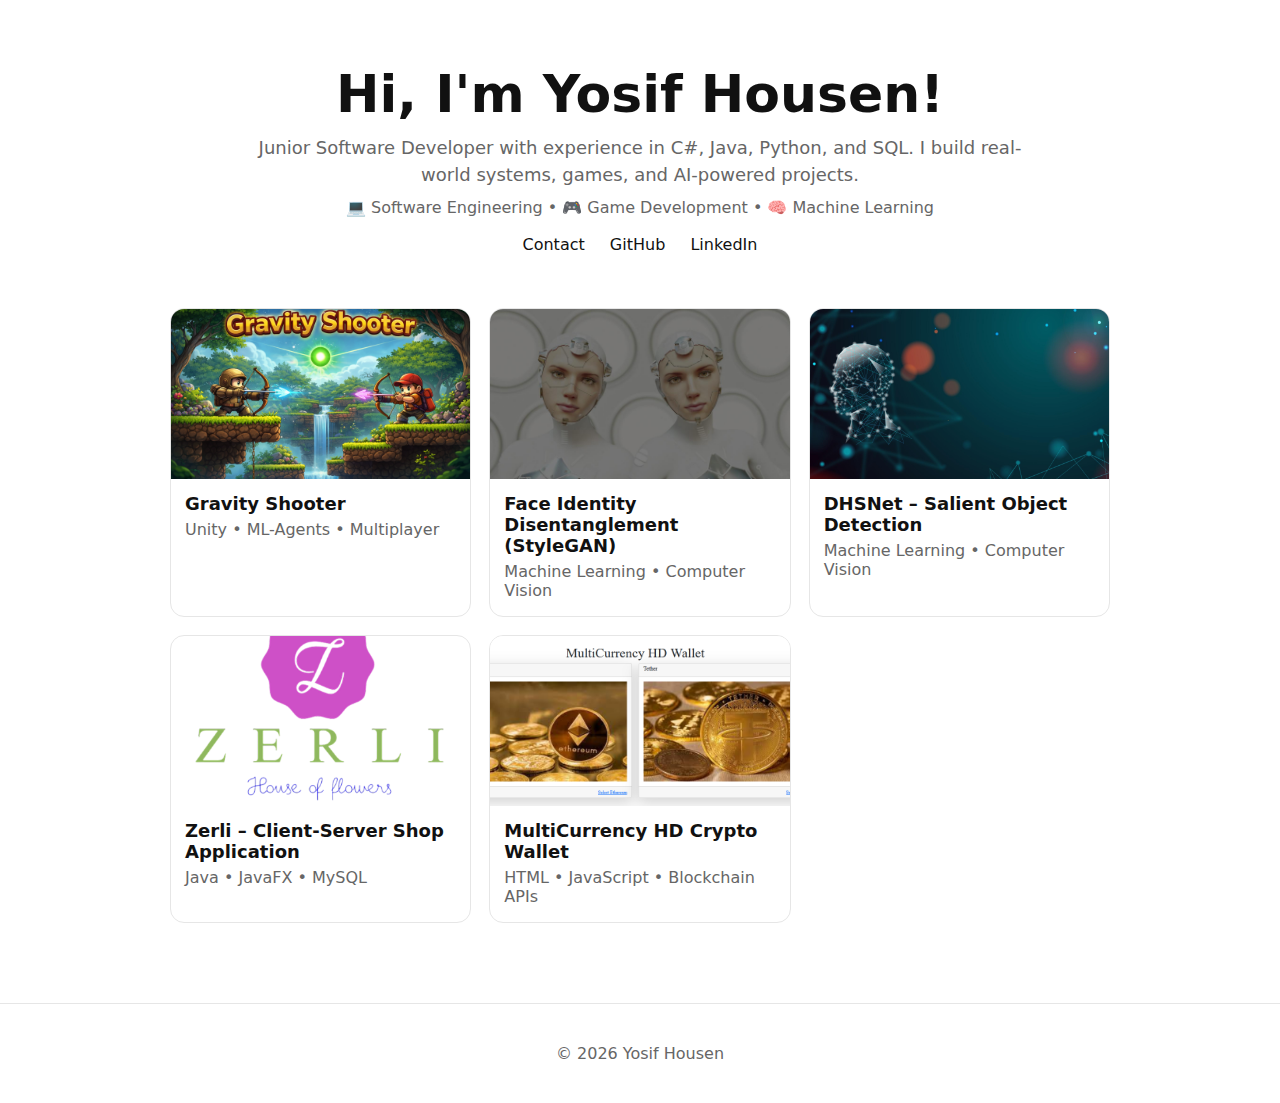
<file: index.html>
<!doctype html>
<html lang="en">
<head>
  <meta charset="utf-8" />
  <meta name="viewport" content="width=device-width,initial-scale=1" />
  <title>Yosif Housen | Portfolio</title>
  <link rel="stylesheet" href="assets/css/style.css" />
</head>
<body>
  <header class="hero">
    <h1>Hi, I'm Yosif Housen!</h1>
    <p class="subtitle">
      Junior Software Developer with experience in C#, Java, Python, and SQL.
      I build real-world systems, games, and AI-powered projects.
    </p>
    <p class="tags">💻 Software Engineering • 🎮 Game Development • 🧠 Machine Learning</p>
    <nav class="links">
      <a href="contact.html">Contact</a>
      <a href="https://github.com/yosifhousen" target="_blank" rel="noreferrer">GitHub</a>
      <a href="https://www.linkedin.com/" target="_blank" rel="noreferrer">LinkedIn</a>
    </nav>
  </header>

  <main class="grid">
    <a class="card" href="projects/gravity-shooter.html">
      <img src="assets/img/gravity-shooter-cover.png" alt="Gravity Shooter cover" />
      <div class="card-text">
        <h2>Gravity Shooter</h2>
        <p>Unity • ML-Agents • Multiplayer</p>
      </div>
    </a>
<a class="card" href="projects/stylegan-disentanglement.html">
  <img src="assets/img/stylegan-cover.png" alt="StyleGAN project cover" />
  <div class="card-text">
    <h2>Face Identity Disentanglement (StyleGAN)</h2>
    <p>Machine Learning • Computer Vision</p>
  </div>
</a>
<a class="card" href="projects/dhsnet.html">
  <img src="assets/img/dhsnet-cover.png" alt="DHSNet cover" />
  <div class="card-text">
    <h2>DHSNet – Salient Object Detection</h2>
    <p>Machine Learning • Computer Vision</p>
  </div>
</a>
<a class="card" href="projects/zerli.html">
  <img src="assets/img/zerli-cover.png" alt="Zerli cover" />
  <div class="card-text">
    <h2>Zerli – Client-Server Shop Application</h2>
    <p>Java • JavaFX • MySQL</p>
  </div>
</a>
<a class="card" href="projects/wallet.html">
  <img src="assets/img/wallet-hero.png" alt="MultiCurrency HD Crypto Wallet cover" />
  <div class="card-text">
    <h2>MultiCurrency HD Crypto Wallet</h2>
    <p>HTML • JavaScript • Blockchain APIs</p>
  </div>
</a>





    <!-- Add more cards like this -->
  </main>

  <footer class="footer">
    <p>© <span id="y"></span> Yosif Housen</p>
  </footer>

  <script>
    document.getElementById("y").textContent = new Date().getFullYear();
  </script>
</body>
</html>
</file>
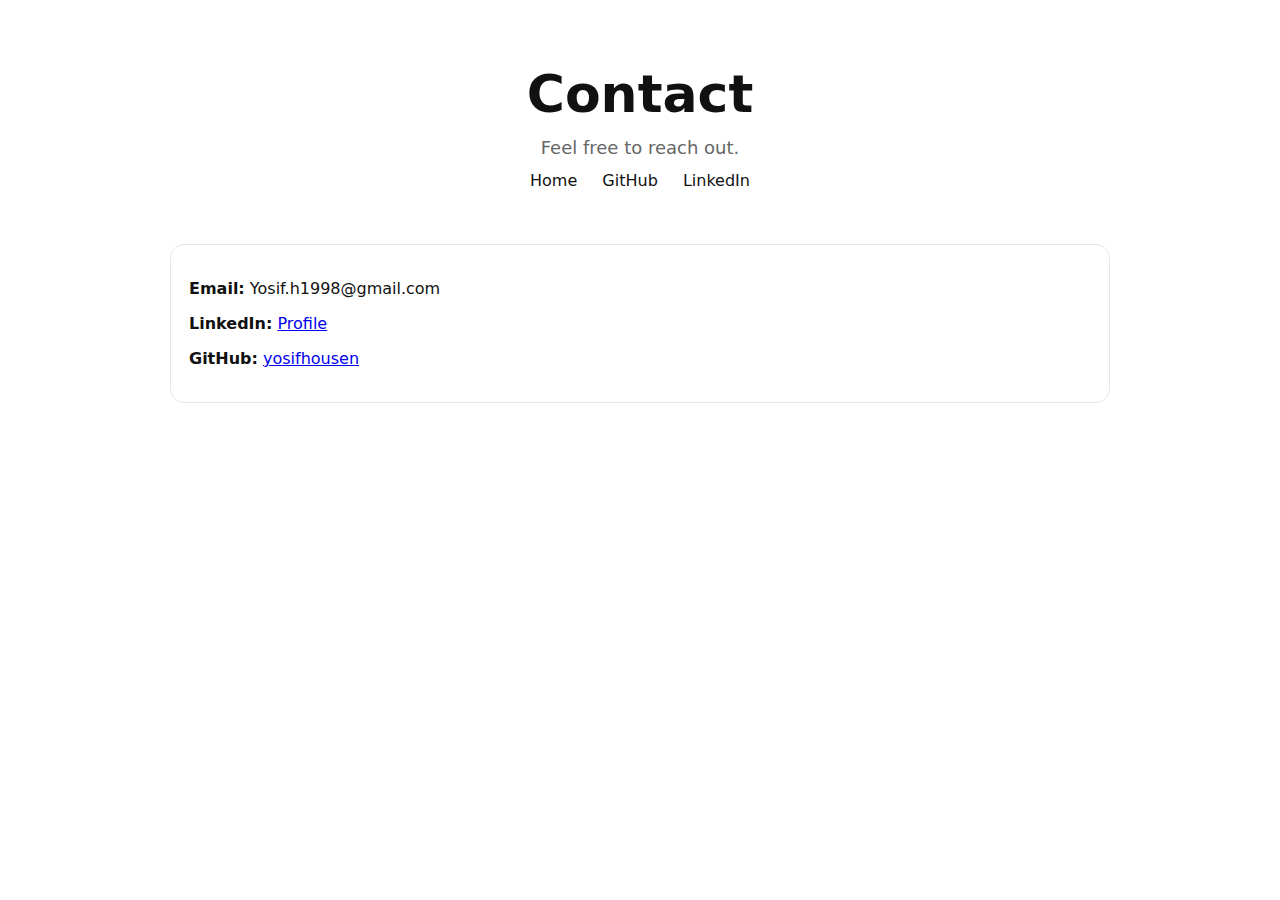
<file: contact.html>
<!doctype html>
<html lang="en">
<head>
  <meta charset="utf-8" />
  <meta name="viewport" content="width=device-width,initial-scale=1" />
  <title>Contact | Yosif Housen</title>
  <link rel="stylesheet" href="assets/css/style.css" />
</head>
<body>
  <header class="hero">
    <h1>Contact</h1>
    <p class="subtitle">Feel free to reach out.</p>
    <nav class="links">
      <a href="index.html">Home</a>
      <a href="https://github.com/yosifhousen" target="_blank" rel="noreferrer">GitHub</a>
      <a href="https://www.linkedin.com/in/yosif-hosen/" target="_blank" rel="noreferrer">LinkedIn</a>
    </nav>
  </header>

  <main class="grid" style="grid-template-columns: 1fr;">
    <div class="card" style="padding:18px;">
      <p><strong>Email:</strong> Yosif.h1998@gmail.com</p>
      <p><strong>LinkedIn:</strong> <a href="https://www.linkedin.com/in/yosif-hosen/" target="_blank" rel="noreferrer">Profile</a></p>
      <p><strong>GitHub:</strong> <a href="https://github.com/yosifhousen" target="_blank" rel="noreferrer">yosifhousen</a></p>
    </div>
  </main>
</body>
</html>
</file>
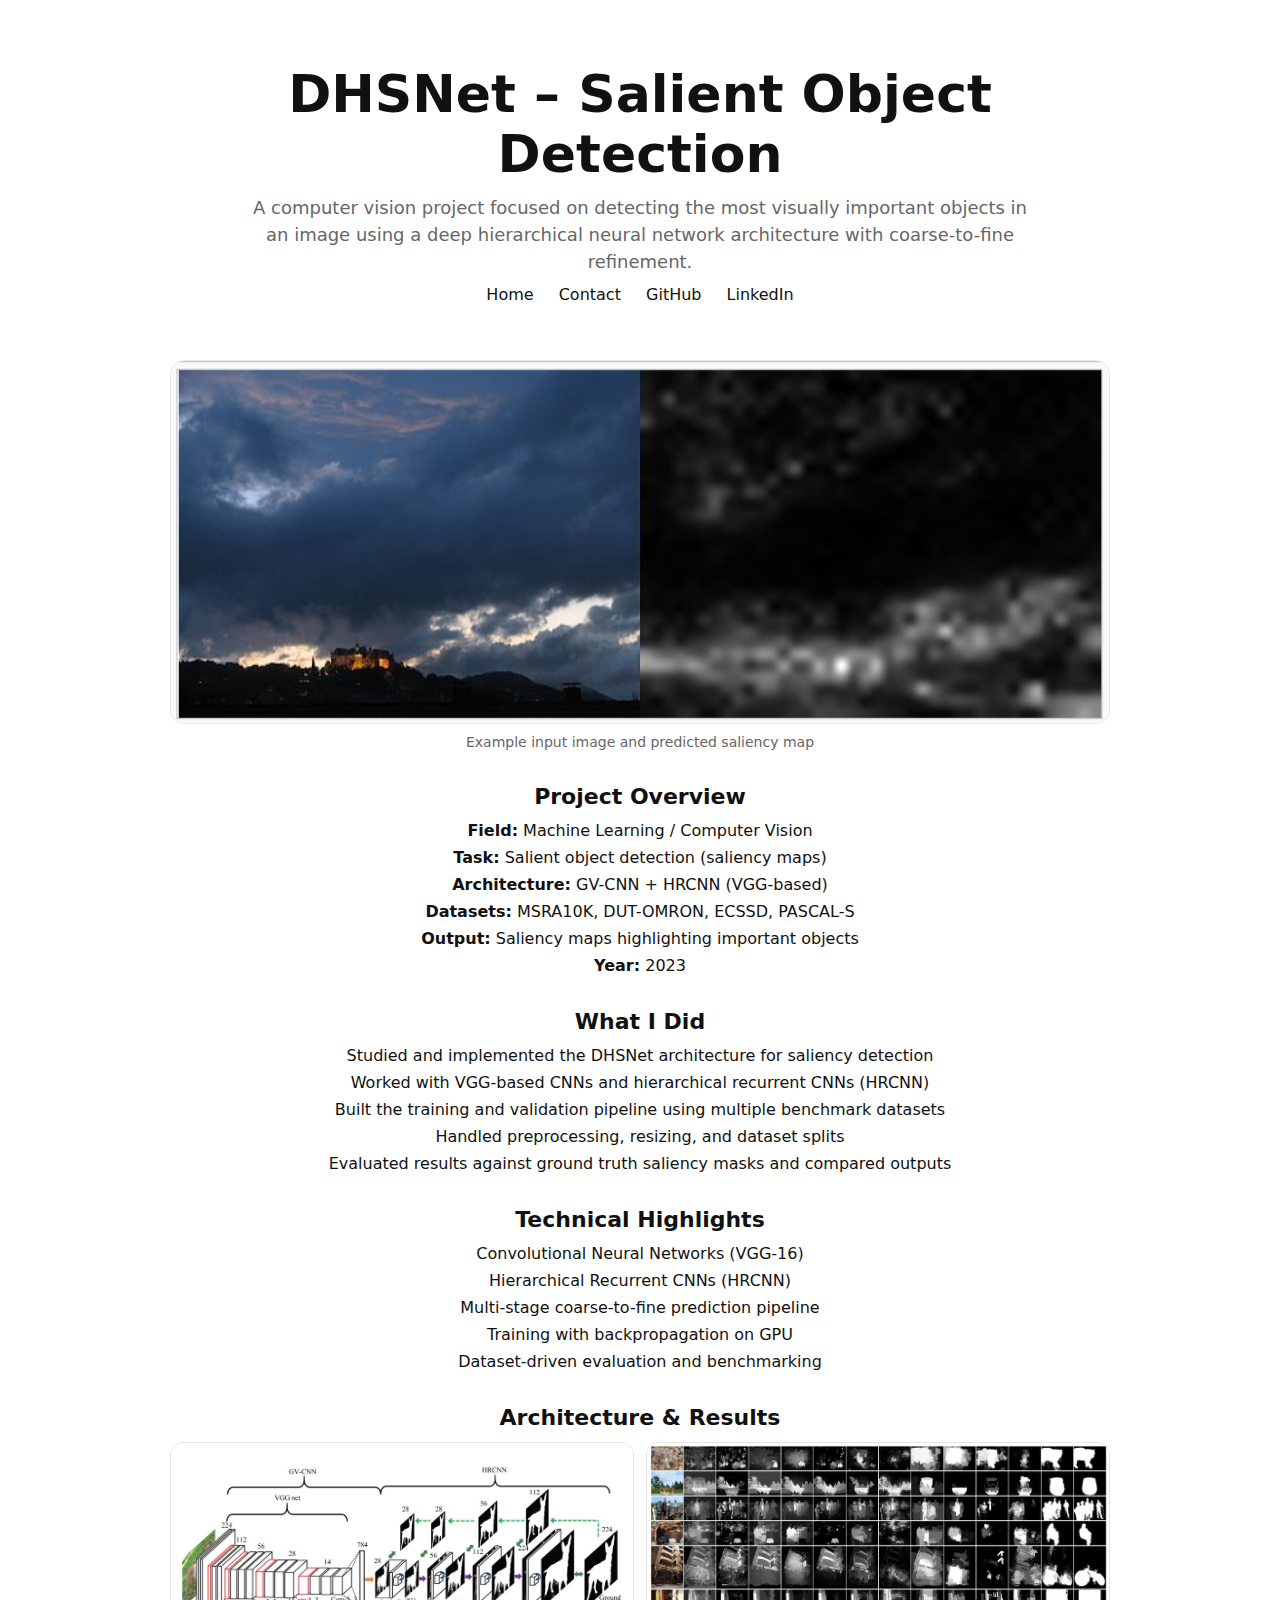
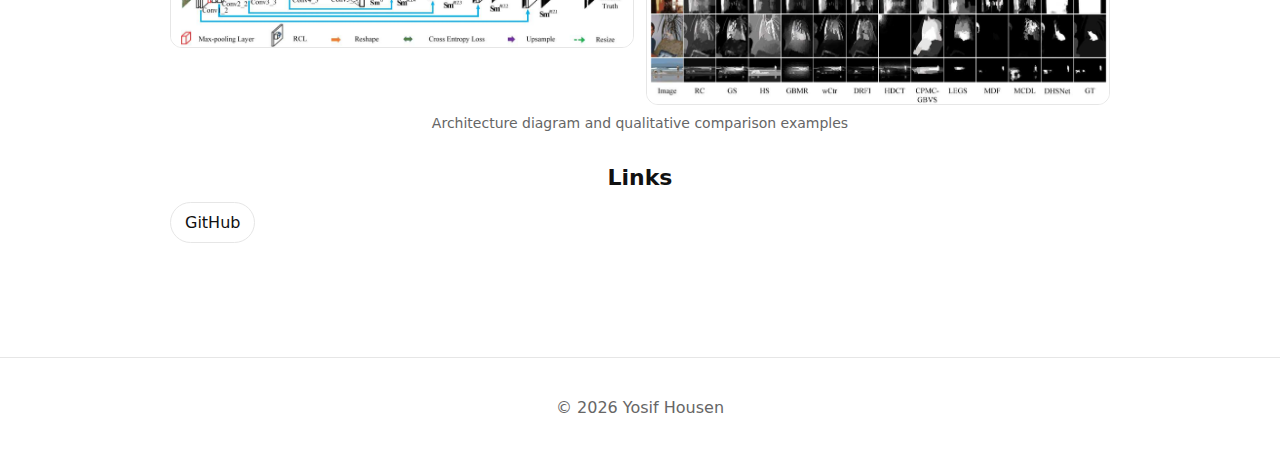
<file: projects/dhsnet.html>
<!doctype html>
<html lang="en">
<head>
  <meta charset="utf-8" />
  <meta name="viewport" content="width=device-width,initial-scale=1" />
  <title>DHSNet – Salient Object Detection | Yosif Housen</title>
  <link rel="stylesheet" href="../assets/css/style.css" />
</head>
<body>

<header class="hero">
  <h1>DHSNet – Salient Object Detection</h1>
  <p class="subtitle">
    A computer vision project focused on detecting the most visually important objects in an image using a deep hierarchical
    neural network architecture with coarse-to-fine refinement.
  </p>

  <nav class="links">
    <a href="../index.html">Home</a>
    <a href="../contact.html">Contact</a>
    <a href="https://github.com/yosifhousen" target="_blank" rel="noreferrer">GitHub</a>
    <a href="https://www.linkedin.com/in/yosif-hosen/" target="_blank" rel="noreferrer">LinkedIn</a>
  </nav>
</header>

<main class="page">

  <!-- HERO IMAGE (like your Adobe: input image + saliency map) -->
<section class="section text-center">
  <img class="hero-img" src="../assets/img/dhsnet-hero-1.png" alt="Input image and saliency map result" />
  <p class="caption">Example input image and predicted saliency map</p>
</section>


  <!-- PROJECT OVERVIEW -->
  <section class="section text-center">
    <h2>Project Overview</h2>
    <ul class="list-clean center">
      <li><strong>Field:</strong> Machine Learning / Computer Vision</li>
      <li><strong>Task:</strong> Salient object detection (saliency maps)</li>
      <li><strong>Architecture:</strong> GV-CNN + HRCNN (VGG-based)</li>
      <li><strong>Datasets:</strong> MSRA10K, DUT-OMRON, ECSSD, PASCAL-S</li>
      <li><strong>Output:</strong> Saliency maps highlighting important objects</li>
      <li><strong>Year:</strong> 2023</li>
    </ul>
  </section>

  <!-- WHAT I DID -->
  <section class="section text-center">
    <h2>What I Did</h2>
    <ul class="list-clean center">
      <li>Studied and implemented the DHSNet architecture for saliency detection</li>
      <li>Worked with VGG-based CNNs and hierarchical recurrent CNNs (HRCNN)</li>
      <li>Built the training and validation pipeline using multiple benchmark datasets</li>
      <li>Handled preprocessing, resizing, and dataset splits</li>
      <li>Evaluated results against ground truth saliency masks and compared outputs</li>
    </ul>
  </section>

  <!-- TECHNICAL HIGHLIGHTS -->
  <section class="section text-center">
    <h2>Technical Highlights</h2>
    <ul class="list-clean center">
      <li>Convolutional Neural Networks (VGG-16)</li>
      <li>Hierarchical Recurrent CNNs (HRCNN)</li>
      <li>Multi-stage coarse-to-fine prediction pipeline</li>
      <li>Training with backpropagation on GPU</li>
      <li>Dataset-driven evaluation and benchmarking</li>
    </ul>
  </section>

  <!-- VISUALS -->
  <section class="section text-center">
    <h2>Architecture & Results</h2>
    <div class="gallery two">
      <img src="../assets/img/dhsnet-1.png" alt="DHSNet architecture diagram" />
      <img src="../assets/img/dhsnet-2.png" alt="Qualitative comparison results grid" />
    </div>
    <p class="caption">Architecture diagram and qualitative comparison examples</p>
  </section>

  <!-- LINKS (optional for now) -->
  <section class="section text-center">
    <h2>Links</h2>
    <div class="buttons">
      <!-- Put a repo link here if you have it, otherwise remove this section -->
      <a class="btn" href="https://github.com/yosifhousen" target="_blank" rel="noreferrer">GitHub</a>
    </div>
  </section>

</main>

<footer class="footer">
  <p>© <span id="y"></span> Yosif Housen</p>
</footer>

<script>
  document.getElementById("y").textContent = new Date().getFullYear();
</script>
<!-- Lightbox -->
<div id="lightbox" class="lightbox" aria-hidden="true">
  <button class="lightbox-close" type="button" aria-label="Close (Esc)">×</button>
  <img id="lightbox-img" alt="" />
</div>

<script src="../assets/js/lightbox.js"></script>

</body>
</html>
</file>
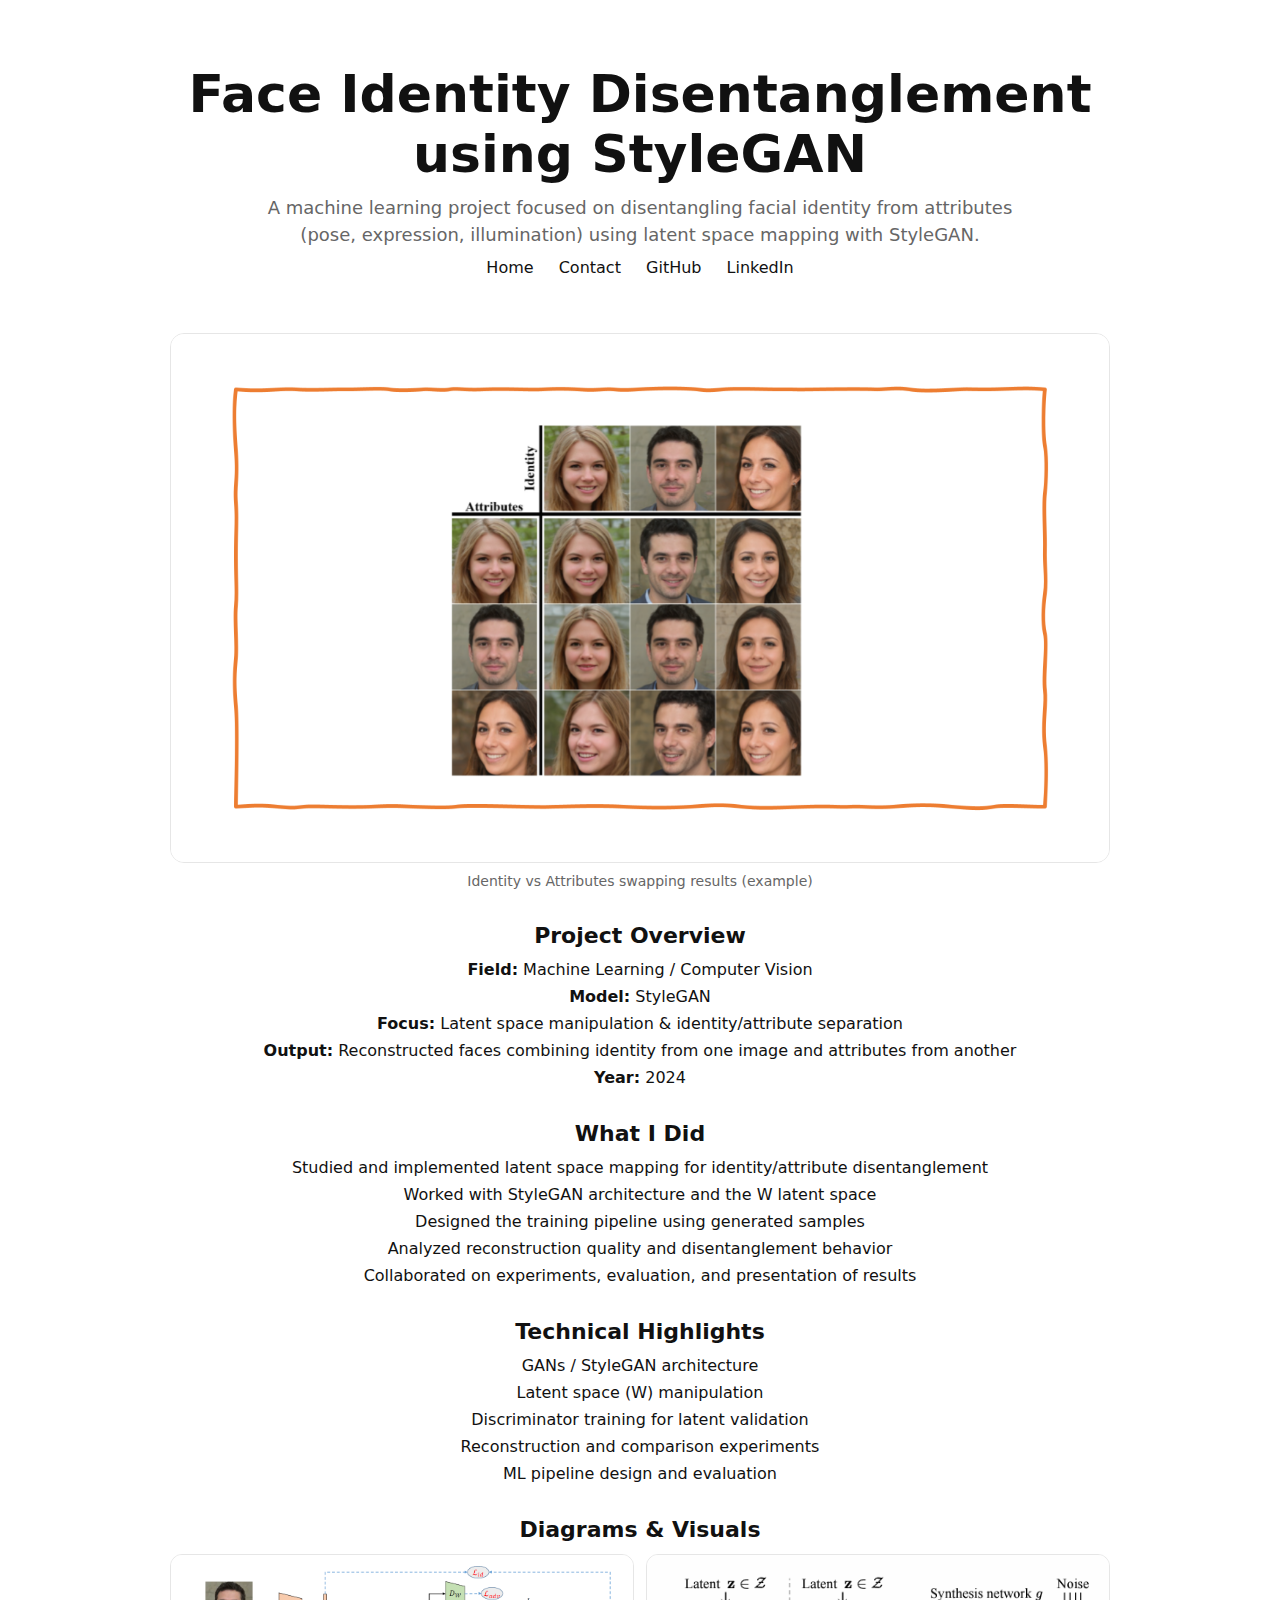
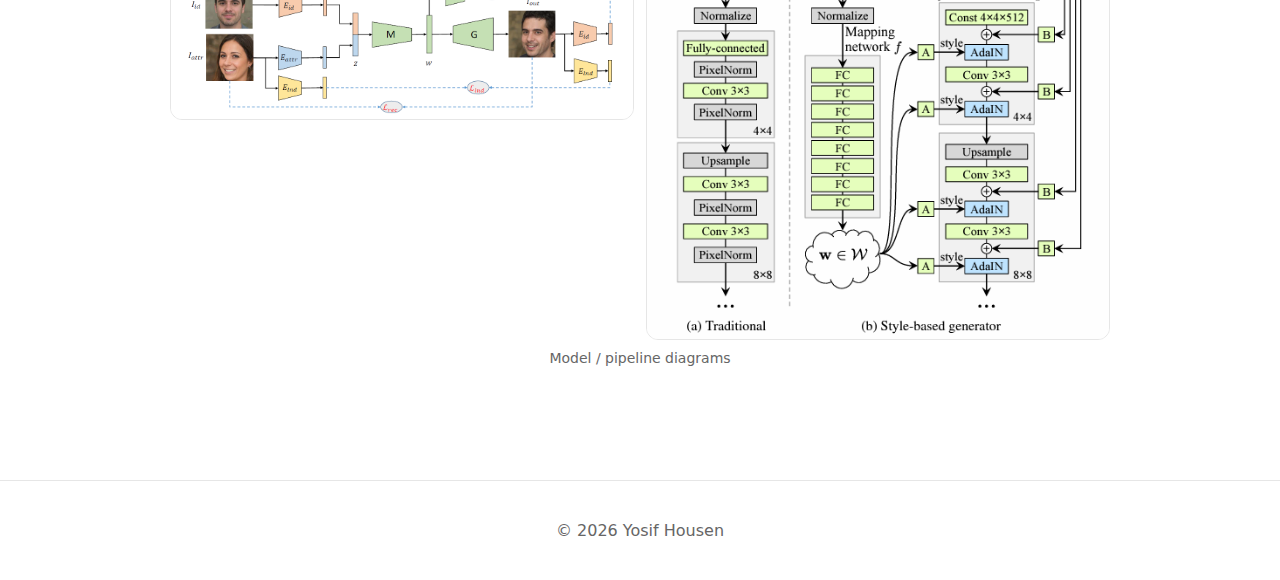
<file: projects/stylegan-disentanglement.html>
<!doctype html>
<html lang="en">
<head>
  <meta charset="utf-8" />
  <meta name="viewport" content="width=device-width,initial-scale=1" />
  <title>Face Identity Disentanglement (StyleGAN) | Yosif Housen</title>
  <link rel="stylesheet" href="../assets/css/style.css" />
</head>
<body>

<header class="hero">
  <h1>Face Identity Disentanglement using StyleGAN</h1>
  <p class="subtitle">
    A machine learning project focused on disentangling facial identity from attributes (pose, expression, illumination)
    using latent space mapping with StyleGAN.
  </p>

  <nav class="links">
    <a href="../index.html">Home</a>
    <a href="../contact.html">Contact</a>
    <a href="https://github.com/yosifhousen" target="_blank" rel="noreferrer">GitHub</a>
    <a href="https://www.linkedin.com/" target="_blank" rel="noreferrer">LinkedIn</a>
  </nav>
</header>

<main class="page">

  <!-- HERO IMAGE -->
  <section class="section text-center">
    <img class="hero-img" src="../assets/img/stylegan-hero.png" alt="Identity/attribute swapping result grid" />
    <p class="caption">Identity vs Attributes swapping results (example)</p>
  </section>

  <!-- PROJECT OVERVIEW -->
  <section class="section text-center">
    <h2>Project Overview</h2>
    <ul class="list-clean center">
      <li><strong>Field:</strong> Machine Learning / Computer Vision</li>
      <li><strong>Model:</strong> StyleGAN</li>
      <li><strong>Focus:</strong> Latent space manipulation & identity/attribute separation</li>
      <li><strong>Output:</strong> Reconstructed faces combining identity from one image and attributes from another</li>
      <li><strong>Year:</strong> 2024</li>
    </ul>
  </section>

  <!-- WHAT I DID -->
  <section class="section text-center">
    <h2>What I Did</h2>
    <ul class="list-clean center">
      <li>Studied and implemented latent space mapping for identity/attribute disentanglement</li>
      <li>Worked with StyleGAN architecture and the W latent space</li>
      <li>Designed the training pipeline using generated samples</li>
      <li>Analyzed reconstruction quality and disentanglement behavior</li>
      <li>Collaborated on experiments, evaluation, and presentation of results</li>
    </ul>
  </section>

  <!-- TECH HIGHLIGHTS -->
  <section class="section text-center">
    <h2>Technical Highlights</h2>
    <ul class="list-clean center">
      <li>GANs / StyleGAN architecture</li>
      <li>Latent space (W) manipulation</li>
      <li>Discriminator training for latent validation</li>
      <li>Reconstruction and comparison experiments</li>
      <li>ML pipeline design and evaluation</li>
    </ul>
  </section>

  <!-- GALLERY (DIAGRAMS) -->
  <section class="section text-center">
    <h2>Diagrams & Visuals</h2>
    <div class="gallery">
      <img src="../assets/img/stylegan-1.png" alt="Architecture diagram" />
      <img src="../assets/img/stylegan-2.png" alt="StyleGAN diagram" />
    </div>
    <p class="caption">Model / pipeline diagrams</p>
  </section>

</main>

<footer class="footer">
  <p>© <span id="y"></span> Yosif Housen</p>
</footer>

<script>
  document.getElementById("y").textContent = new Date().getFullYear();
</script>
<!-- Lightbox -->
<div id="lightbox" class="lightbox" aria-hidden="true">
  <button class="lightbox-close" type="button" aria-label="Close (Esc)">×</button>
  <img id="lightbox-img" alt="" />
</div>

<script src="../assets/js/lightbox.js"></script>

</body>
</html>
</file>
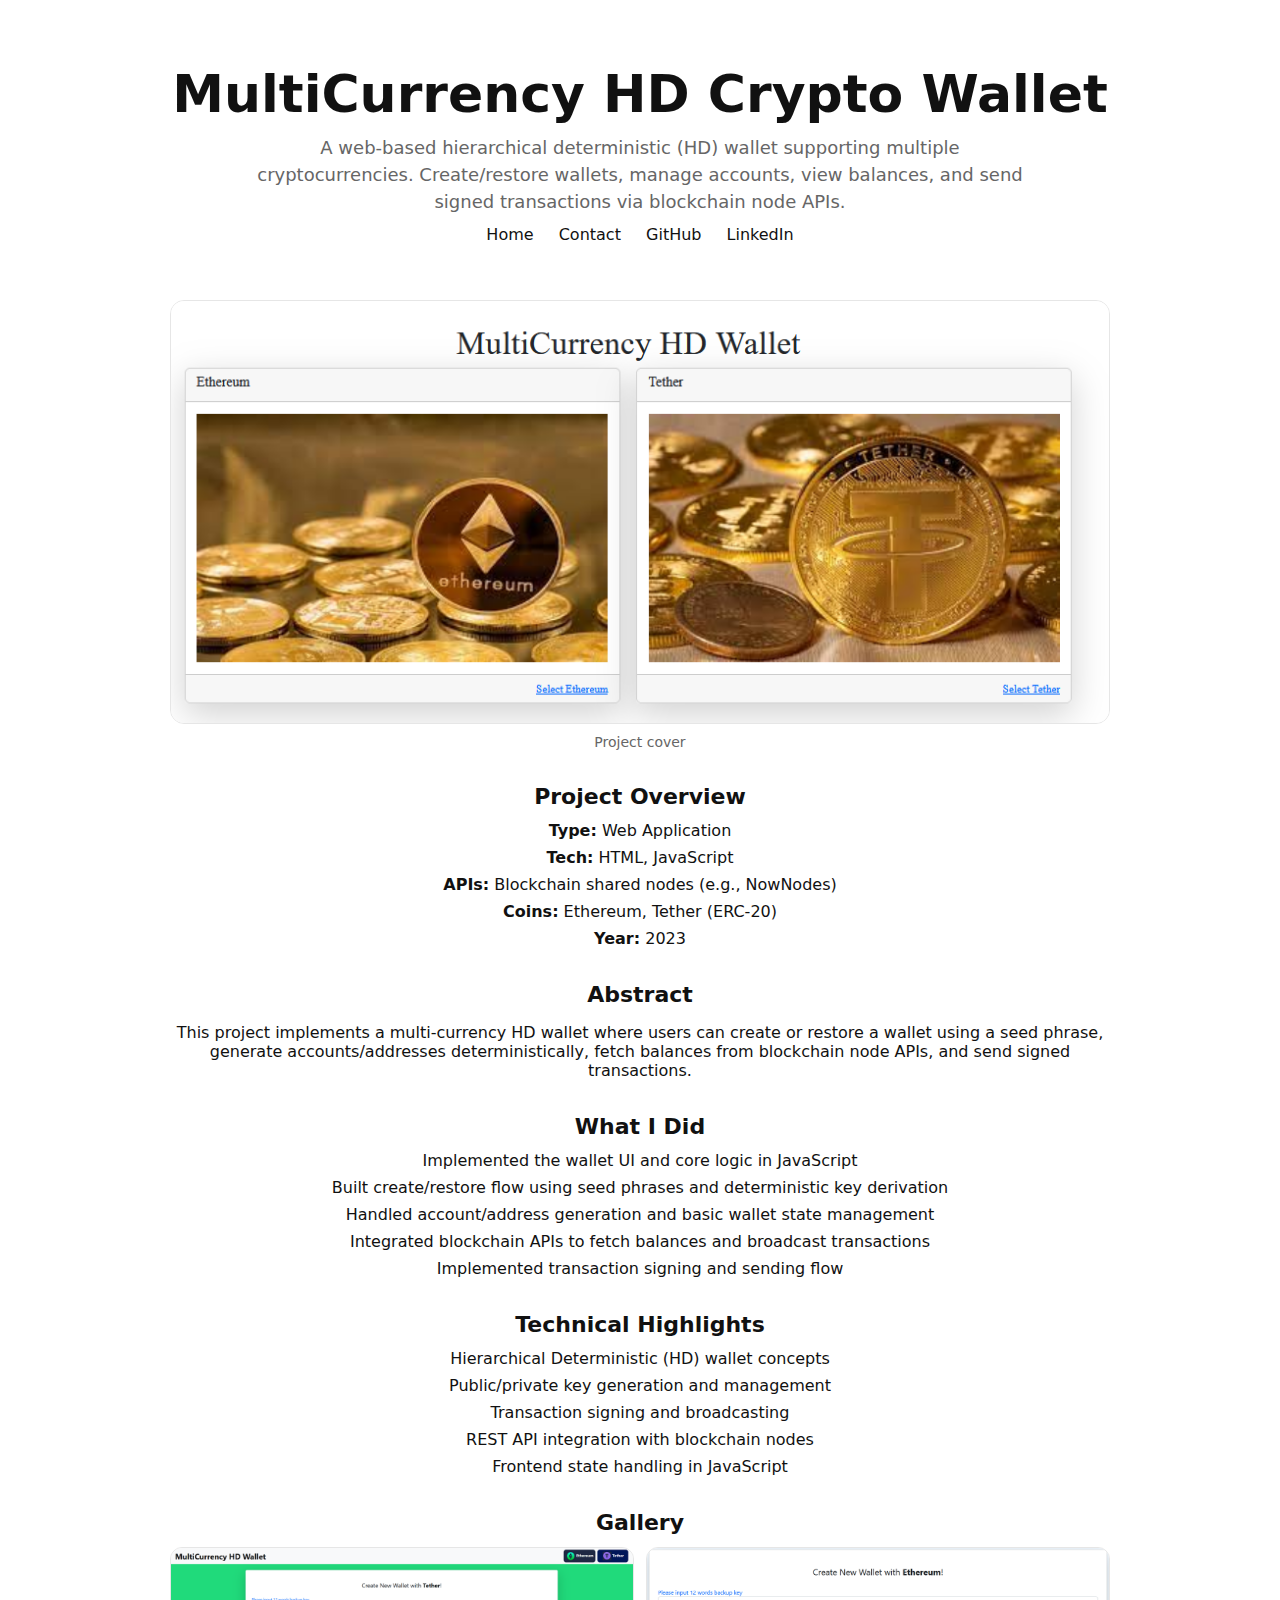
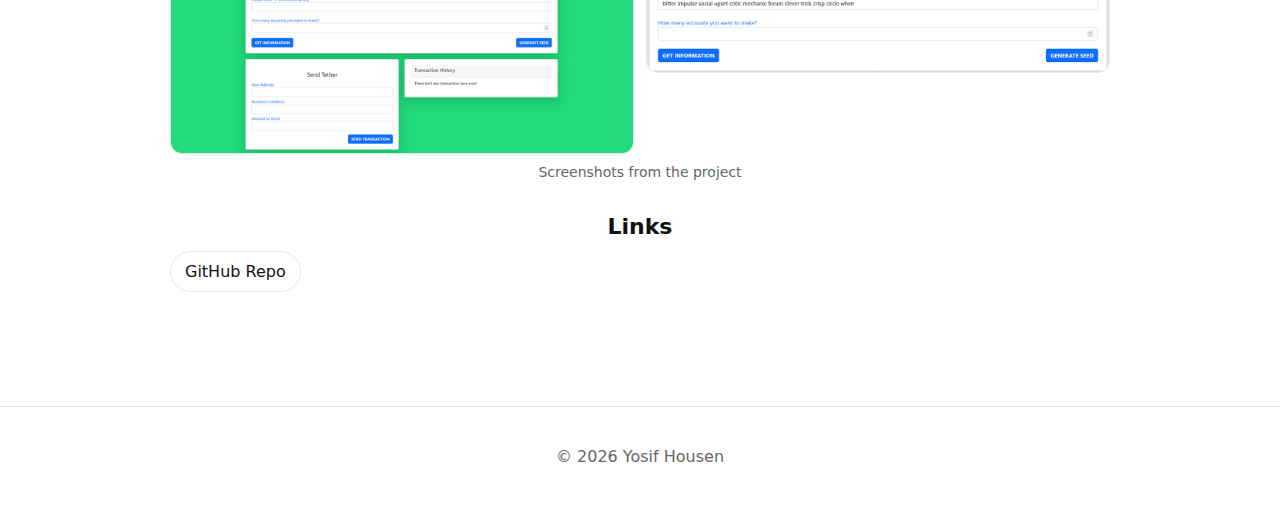
<file: projects/wallet.html>
<!doctype html>
<html lang="en">
<head>
  <meta charset="utf-8" />
  <meta name="viewport" content="width=device-width,initial-scale=1" />
  <title>MultiCurrency HD Crypto Wallet | Yosif Housen</title>
  <link rel="stylesheet" href="../assets/css/style.css" />
</head>
<body>

  <header class="hero">
    <h1>MultiCurrency HD Crypto Wallet</h1>
    <p class="subtitle">
      A web-based hierarchical deterministic (HD) wallet supporting multiple cryptocurrencies.
      Create/restore wallets, manage accounts, view balances, and send signed transactions via blockchain node APIs.
    </p>

    <nav class="links">
      <a href="../index.html">Home</a>
      <a href="../contact.html">Contact</a>
      <a href="https://github.com/yosifhousen" target="_blank" rel="noreferrer">GitHub</a>
      <a href="https://www.linkedin.com/" target="_blank" rel="noreferrer">LinkedIn</a>
    </nav>
  </header>

  <main class="page">
    <!-- HERO IMAGE -->
    <section class="section">
      <img class="hero-img" src="../assets/img/wallet-hero.png" alt="MultiCurrency HD Wallet hero" />
      <p class="caption">Project cover</p>
    </section>

    <!-- PROJECT OVERVIEW -->
    <section class="section text-center">
      <h2>Project Overview</h2>
      <ul class="list-clean center">
        <li><strong>Type:</strong> Web Application</li>
        <li><strong>Tech:</strong> HTML, JavaScript</li>
        <li><strong>APIs:</strong> Blockchain shared nodes (e.g., NowNodes)</li>
        <li><strong>Coins:</strong> Ethereum, Tether (ERC-20)</li>
        <li><strong>Year:</strong> 2023</li>
      </ul>
    </section>

    <!-- ABSTRACT -->
    <section class="section text-center">
      <h2>Abstract</h2>
      <p>
        This project implements a multi-currency HD wallet where users can create or restore a wallet using a seed phrase,
        generate accounts/addresses deterministically, fetch balances from blockchain node APIs, and send signed transactions.
      </p>
    </section>

    <!-- WHAT I DID -->
    <section class="section text-center">
      <h2>What I Did</h2>
      <ul class="list-clean center">
        <li>Implemented the wallet UI and core logic in JavaScript</li>
        <li>Built create/restore flow using seed phrases and deterministic key derivation</li>
        <li>Handled account/address generation and basic wallet state management</li>
        <li>Integrated blockchain APIs to fetch balances and broadcast transactions</li>
        <li>Implemented transaction signing and sending flow</li>
      </ul>
    </section>

    <!-- TECHNICAL HIGHLIGHTS -->
    <section class="section text-center">
      <h2>Technical Highlights</h2>
      <ul class="list-clean center">
        <li>Hierarchical Deterministic (HD) wallet concepts</li>
        <li>Public/private key generation and management</li>
        <li>Transaction signing and broadcasting</li>
        <li>REST API integration with blockchain nodes</li>
        <li>Frontend state handling in JavaScript</li>
      </ul>
    </section>

    <!-- GALLERY -->
    <section class="section text-center">
      <h2>Gallery</h2>
      <div class="gallery">
        <img src="../assets/img/wallet-ui-1.png" alt="Wallet UI screenshot 1" />
        <img src="../assets/img/wallet-ui-2.png" alt="Wallet UI screenshot 2" />
      </div>
      <p class="caption">Screenshots from the project</p>
    </section>

    <!-- LINKS -->
    <section class="section text-center">
      <h2>Links</h2>
      <div class="buttons">
        <!-- Replace with the real repo link if you have a specific one -->
        <a class="btn" href="https://github.com/yosifhousen" target="_blank" rel="noreferrer">GitHub Repo</a>
      </div>
    </section>



  </main>

  <footer class="footer">
    <p>© <span id="y"></span> Yosif Housen</p>
  </footer>

  <script>
    document.getElementById("y").textContent = new Date().getFullYear();
  </script>
<!-- Lightbox -->
<div id="lightbox" class="lightbox" aria-hidden="true">
  <button class="lightbox-close" type="button" aria-label="Close (Esc)">×</button>
  <img id="lightbox-img" alt="" />
</div>

<script src="../assets/js/lightbox.js"></script>

</body>
</html>
</file>
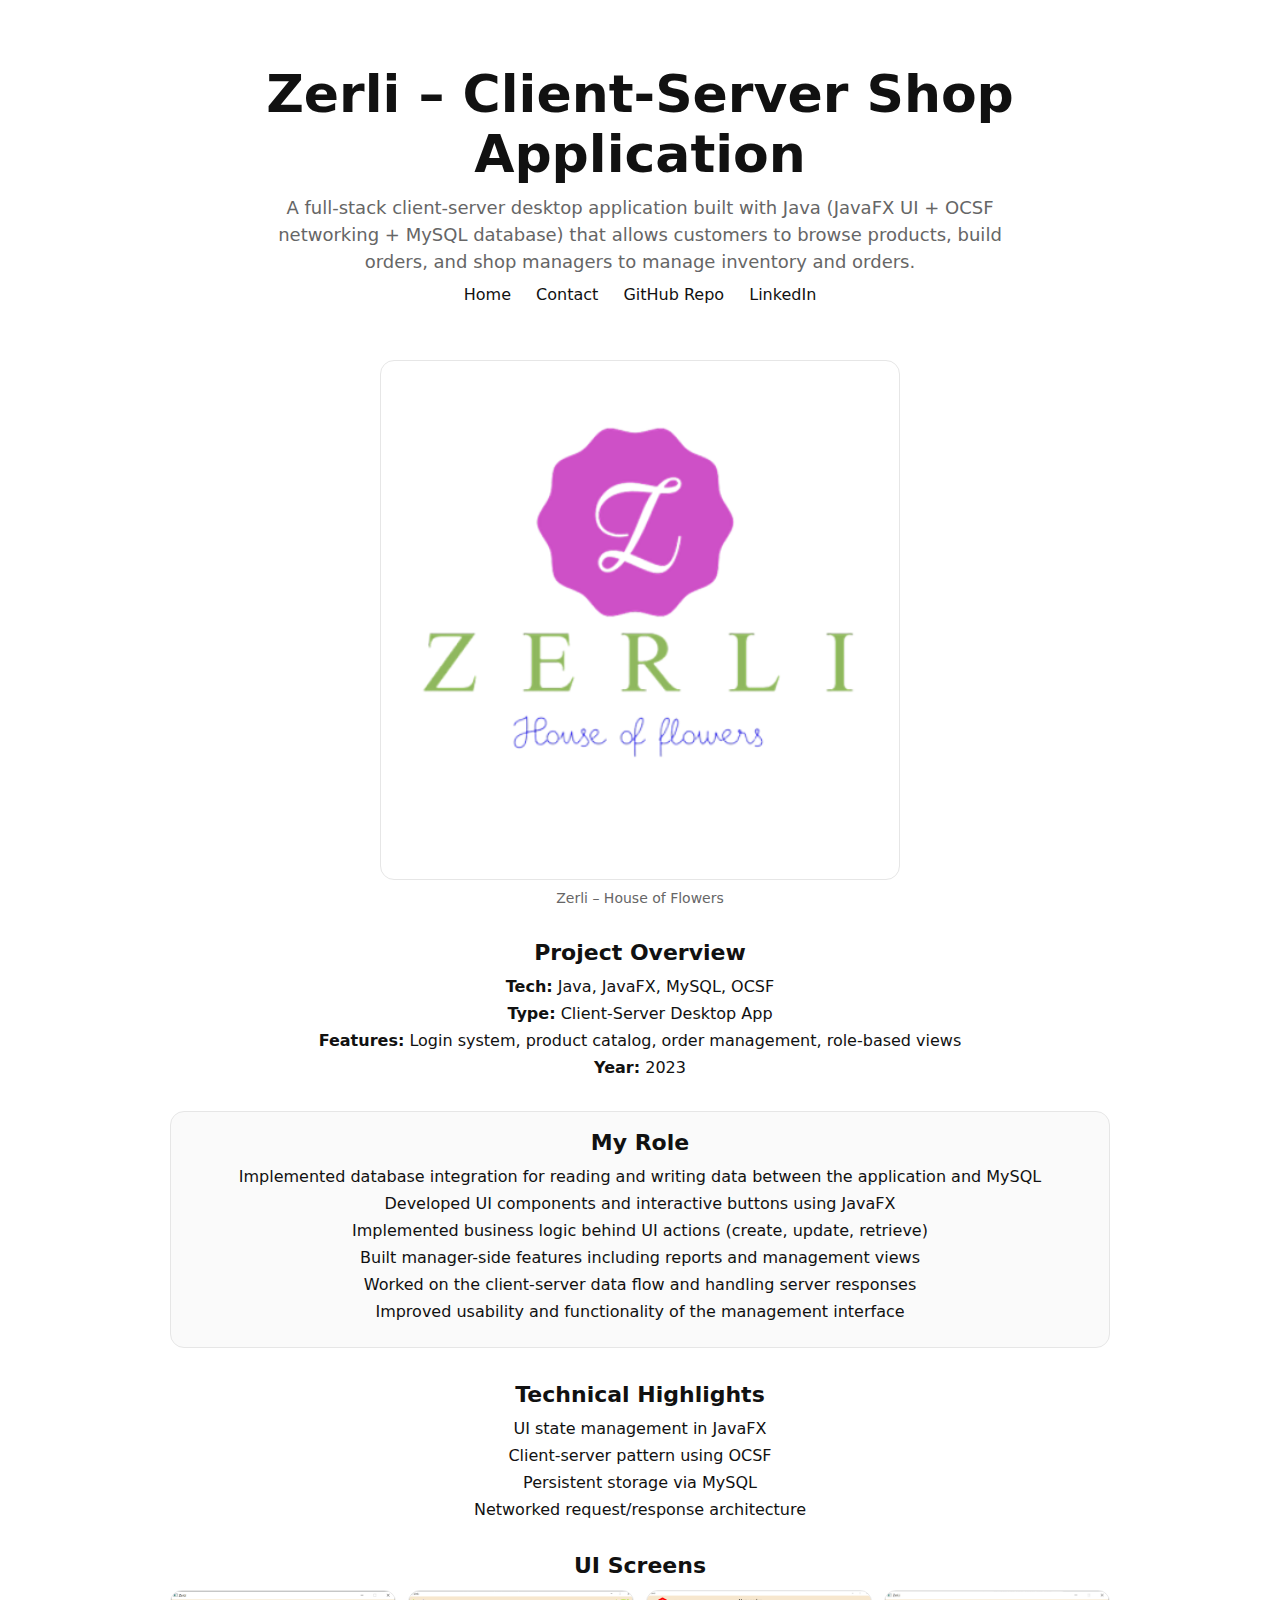
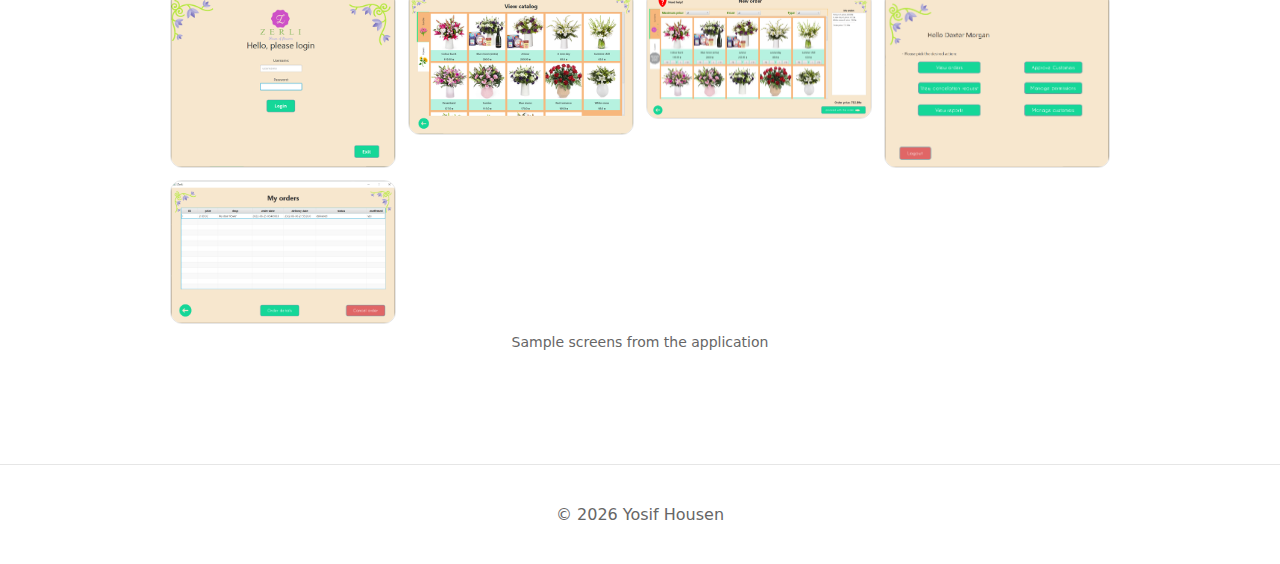
<file: projects/zerli.html>
<!doctype html>
<html lang="en">
<head>
  <meta charset="utf-8" />
  <meta name="viewport" content="width=device-width,initial-scale=1" />
  <title>Zerli – Client-Server Shop Application | Yosif Housen</title>
  <link rel="stylesheet" href="../assets/css/style.css" />
</head>
<body>

<header class="hero">
  <h1>Zerli – Client-Server Shop Application</h1>
  <p class="subtitle">
    A full-stack client-server desktop application built with Java (JavaFX UI + OCSF networking + MySQL database) that
    allows customers to browse products, build orders, and shop managers to manage inventory and orders.
  </p>

  <nav class="links">
    <a href="../index.html">Home</a>
    <a href="../contact.html">Contact</a>
    <a href="https://github.com/yosifhousen/Zerli" target="_blank" rel="noreferrer">GitHub Repo</a>
    <a href="https://www.linkedin.com/" target="_blank" rel="noreferrer">LinkedIn</a>
  </nav>
</header>

<main class="page">

  <!-- HERO LOGO (big centered like Adobe) -->
  <section class="section text-center">
    <img class="hero-img hero-logo" src="../assets/img/zerli-hero.png" alt="Zerli logo" />
    <p class="caption">Zerli – House of Flowers</p>
  </section>

  <!-- PROJECT OVERVIEW (centered list like your screenshot) -->
  <section class="section text-center">
    <h2>Project Overview</h2>
    <ul class="list-clean center">
      <li><strong>Tech:</strong> Java, JavaFX, MySQL, OCSF</li>
      <li><strong>Type:</strong> Client-Server Desktop App</li>
      <li><strong>Features:</strong> Login system, product catalog, order management, role-based views</li>
      <li><strong>Year:</strong> 2023</li>
    </ul>
  </section>

  <!-- MY ROLE (boxed area like Adobe) -->
  <section class="section text-center">
    <div class="boxed">
      <h2>My Role</h2>
      <ul class="list-clean center">
        <li>Implemented database integration for reading and writing data between the application and MySQL</li>
        <li>Developed UI components and interactive buttons using JavaFX</li>
        <li>Implemented business logic behind UI actions (create, update, retrieve)</li>
        <li>Built manager-side features including reports and management views</li>
        <li>Worked on the client-server data flow and handling server responses</li>
        <li>Improved usability and functionality of the management interface</li>
      </ul>
    </div>
  </section>

  <!-- TECHNICAL HIGHLIGHTS -->
  <section class="section text-center">
    <h2>Technical Highlights</h2>
    <ul class="list-clean center">
      <li>UI state management in JavaFX</li>
      <li>Client-server pattern using OCSF</li>
      <li>Persistent storage via MySQL</li>
      <li>Networked request/response architecture</li>
    </ul>
  </section>

  <!-- UI GALLERY (one row of screens like Adobe) -->
 <section class="section text-center">
    <h2>UI Screens</h2>
    <div class="gallery five">
      <img src="../assets/img/zerli-1.png" alt="Login screen" />
      <img src="../assets/img/zerli-2.png" alt="Catalog screen" />
      <img src="../assets/img/zerli-3.png" alt="Order screen" />
      <img src="../assets/img/zerli-4.png" alt="Manager dashboard" />
      <img src="../assets/img/zerli-5.png" alt="Orders table" />
    </div>
    <p class="caption">Sample screens from the application</p>
  </section>

</main>

<footer class="footer">
  <p>© <span id="y"></span> Yosif Housen</p>
</footer>

<script>
  document.getElementById("y").textContent = new Date().getFullYear();
</script>
<!-- Lightbox -->
<div id="lightbox" class="lightbox" aria-hidden="true">
  <button class="lightbox-close" type="button" aria-label="Close (Esc)">×</button>
  <img id="lightbox-img" alt="" />
</div>

<script src="../assets/js/lightbox.js"></script>

</body>
</html>
</file>
<file: assets/css/style.css>
:root {
  --max: 980px;
  --text: #111;
  --muted: #666;
  --border: #e6e6e6;
}

* { box-sizing: border-box; }
body {
  margin: 0;
  font-family: system-ui, -apple-system, Segoe UI, Roboto, Arial, sans-serif;
  color: var(--text);
  background: #fff;
}

.hero {
  max-width: var(--max);
  margin: 0 auto;
  padding: 64px 20px 28px;
  text-align: center;
}

.hero h1 {
  font-size: 52px;
  margin: 0 0 10px;
}

.subtitle {
  margin: 0 auto 10px;
  max-width: 780px;
  color: var(--muted);
  font-size: 18px;
  line-height: 1.5;
}

.tags {
  margin: 0 0 18px;
  color: var(--muted);
}

.links a {
  margin: 0 10px;
  color: var(--text);
  text-decoration: none;
  border-bottom: 1px solid transparent;
}
.links a:hover { border-bottom-color: var(--text); }

.grid {
  max-width: var(--max);
  margin: 0 auto;
  padding: 26px 20px 80px;
  display: grid;
  gap: 18px;
  grid-template-columns: repeat(auto-fit, minmax(240px, 1fr));
}

.card {
  display: block;
  text-decoration: none;
  color: inherit;
  border: 1px solid var(--border);
  border-radius: 14px;
  overflow: hidden;
  transition: transform .12s ease, box-shadow .12s ease;
}
.card:hover {
  transform: translateY(-2px);
  box-shadow: 0 8px 24px rgba(0,0,0,.08);
}

.card img {
  width: 100%;
  height: 170px;
  object-fit: cover;
  display: block;
}

.card-text {
  padding: 14px 14px 16px;
}
.card-text h2 {
  margin: 0 0 6px;
  font-size: 18px;
}
.card-text p {
  margin: 0;
  color: var(--muted);
}

.footer {
  border-top: 1px solid var(--border);
  padding: 24px 20px;
  text-align: center;
  color: var(--muted);
}
.page{
  max-width: var(--max);
  margin: 0 auto;
  padding: 0 20px 80px;
}

.section{
  margin: 28px 0 34px;
}

.section h2{
  margin: 0 0 12px;
  font-size: 22px;
}

.hero-img{
  width: 100%;
  border-radius: 14px;
  border: 1px solid var(--border);
  display: block;
}

.caption{
  margin: 10px 0 0;
  color: var(--muted);
  font-size: 14px;
  text-align: center;
}

.facts{
  margin: 0;
  padding-left: 18px;
  line-height: 1.7;
}

.bullets{
  margin: 0;
  padding-left: 18px;
  line-height: 1.7;
}

.gallery{
  display: grid;
  gap: 12px;
  grid-template-columns: repeat(auto-fit, minmax(220px, 1fr));
}

.gallery img{
  width: 100%;
  border-radius: 12px;
  border: 1px solid var(--border);
  display: block;
}

.video{
  position: relative;
  padding-top: 56.25%; /* 16:9 */
  border-radius: 14px;
  overflow: hidden;
  border: 1px solid var(--border);
}

.video iframe{
  position: absolute;
  inset: 0;
  width: 100%;
  height: 100%;
}

.buttons{
  display: flex;
  gap: 12px;
  flex-wrap: wrap;
}

.btn{
  display: inline-block;
  padding: 10px 14px;
  border: 1px solid var(--border);
  border-radius: 999px;
  text-decoration: none;
  color: var(--text);
}

.btn:hover{
  box-shadow: 0 8px 24px rgba(0,0,0,.08);
  transform: translateY(-1px);
}
.video video {
  position: absolute;
  inset: 0;
  width: 100%;
  height: 100%;
}

.center { text-align: center; }
.center-list { list-style: none; padding-left: 0; margin: 0; }
.center-list li { margin: 6px 0; }

.hero-logo{
  max-width: 520px;
  margin: 0 auto;
}

.boxed{
  border: 1px solid var(--border);
  border-radius: 14px;
  padding: 18px;
  background: rgba(0,0,0,0.02);
}

.gallery.five{
  grid-template-columns: repeat(auto-fit, minmax(180px, 1fr));
}
/* Clean list (no bullets) - use everywhere */
.list-clean{
  list-style: none;
  padding-left: 0;
  margin: 0;
}
.list-clean li{
  margin: 8px 0;
}

/* Optional: centered version (like Zerli highlights) */
.list-clean.center{
  text-align: center;
}
.text-center{
  text-align: center;
}
/* Lightbox */
.lightbox{
  position: fixed;
  inset: 0;
  display: none;
  align-items: center;
  justify-content: center;
  padding: 24px;
  background: rgba(0,0,0,.75);
  z-index: 9999;
}

.lightbox.open{ display: flex; }

.lightbox img{
  max-width: min(1100px, 96vw);
  max-height: 90vh;
  border-radius: 14px;
  background: #fff;
}

.lightbox-close{
  position: fixed;
  top: 16px;
  right: 18px;
  width: 44px;
  height: 44px;
  border: 0;
  border-radius: 999px;
  font-size: 28px;
  line-height: 44px;
  cursor: pointer;
}
</file>
